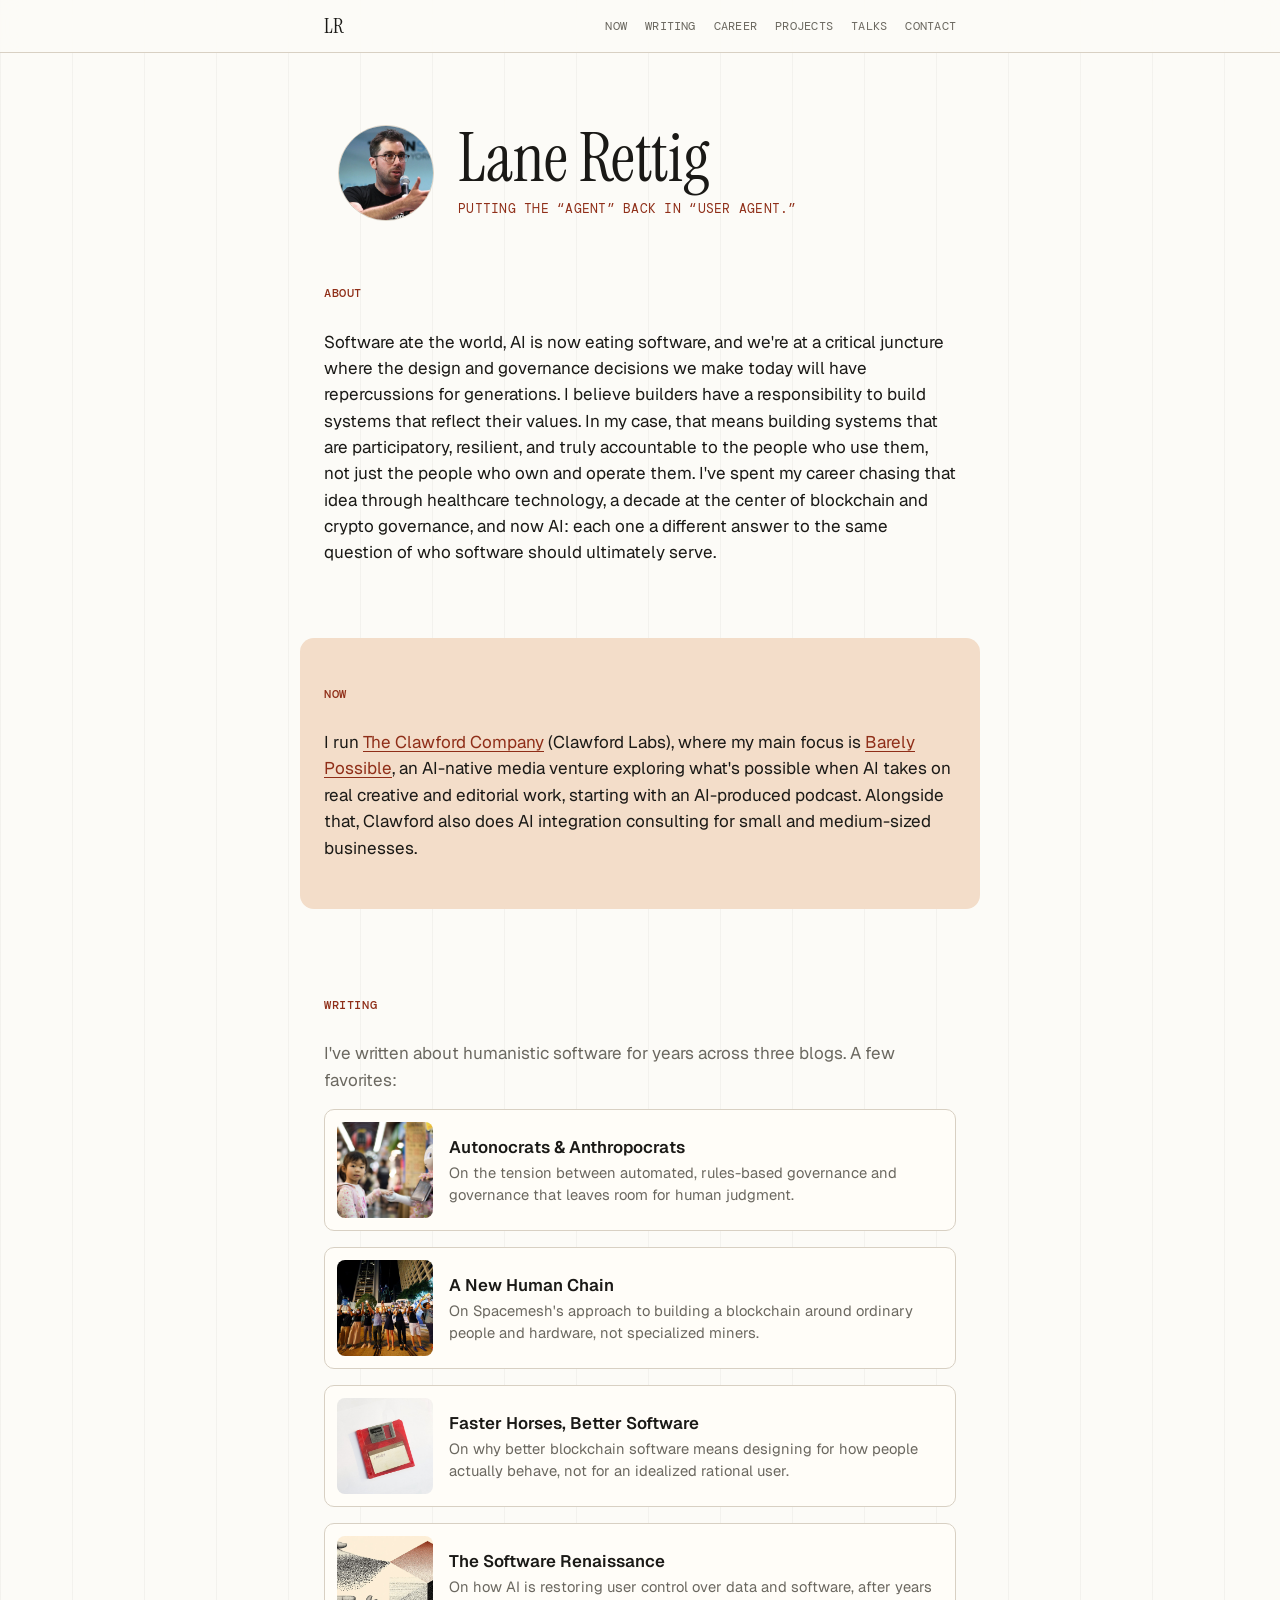
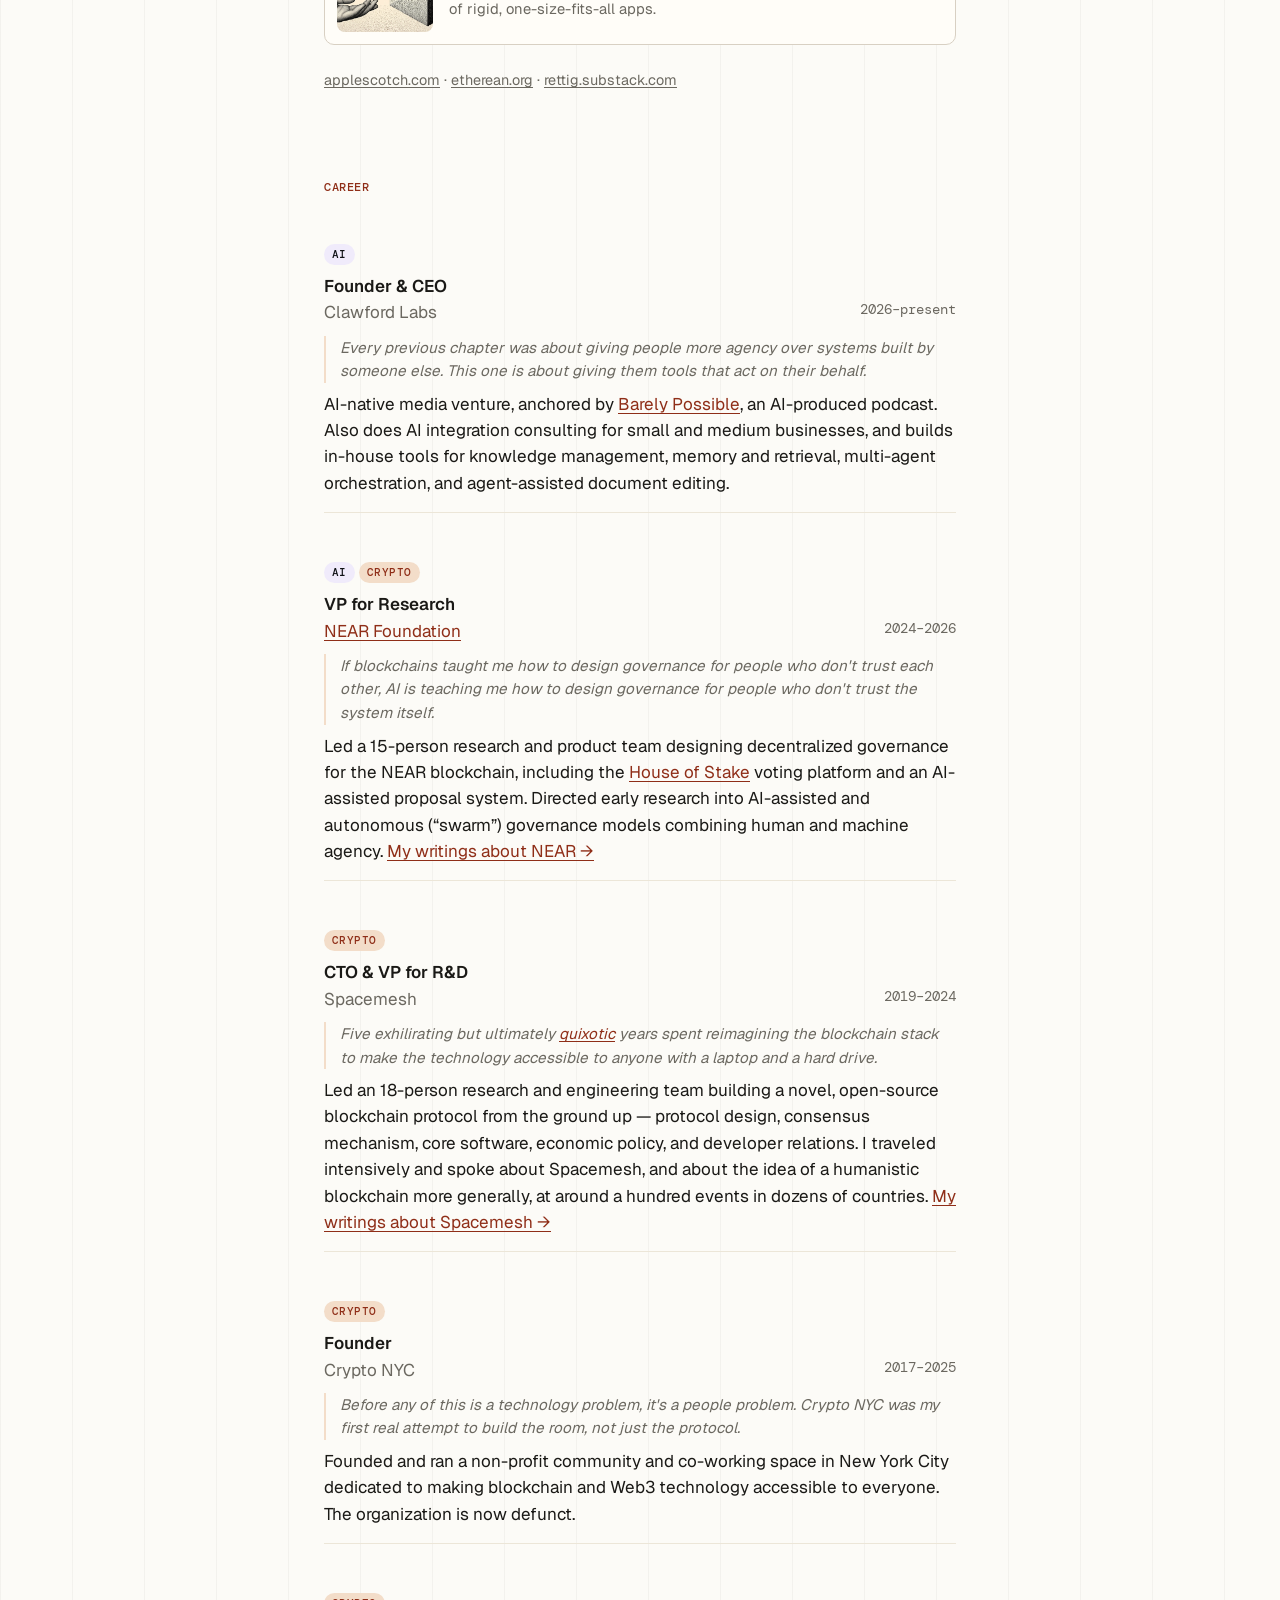
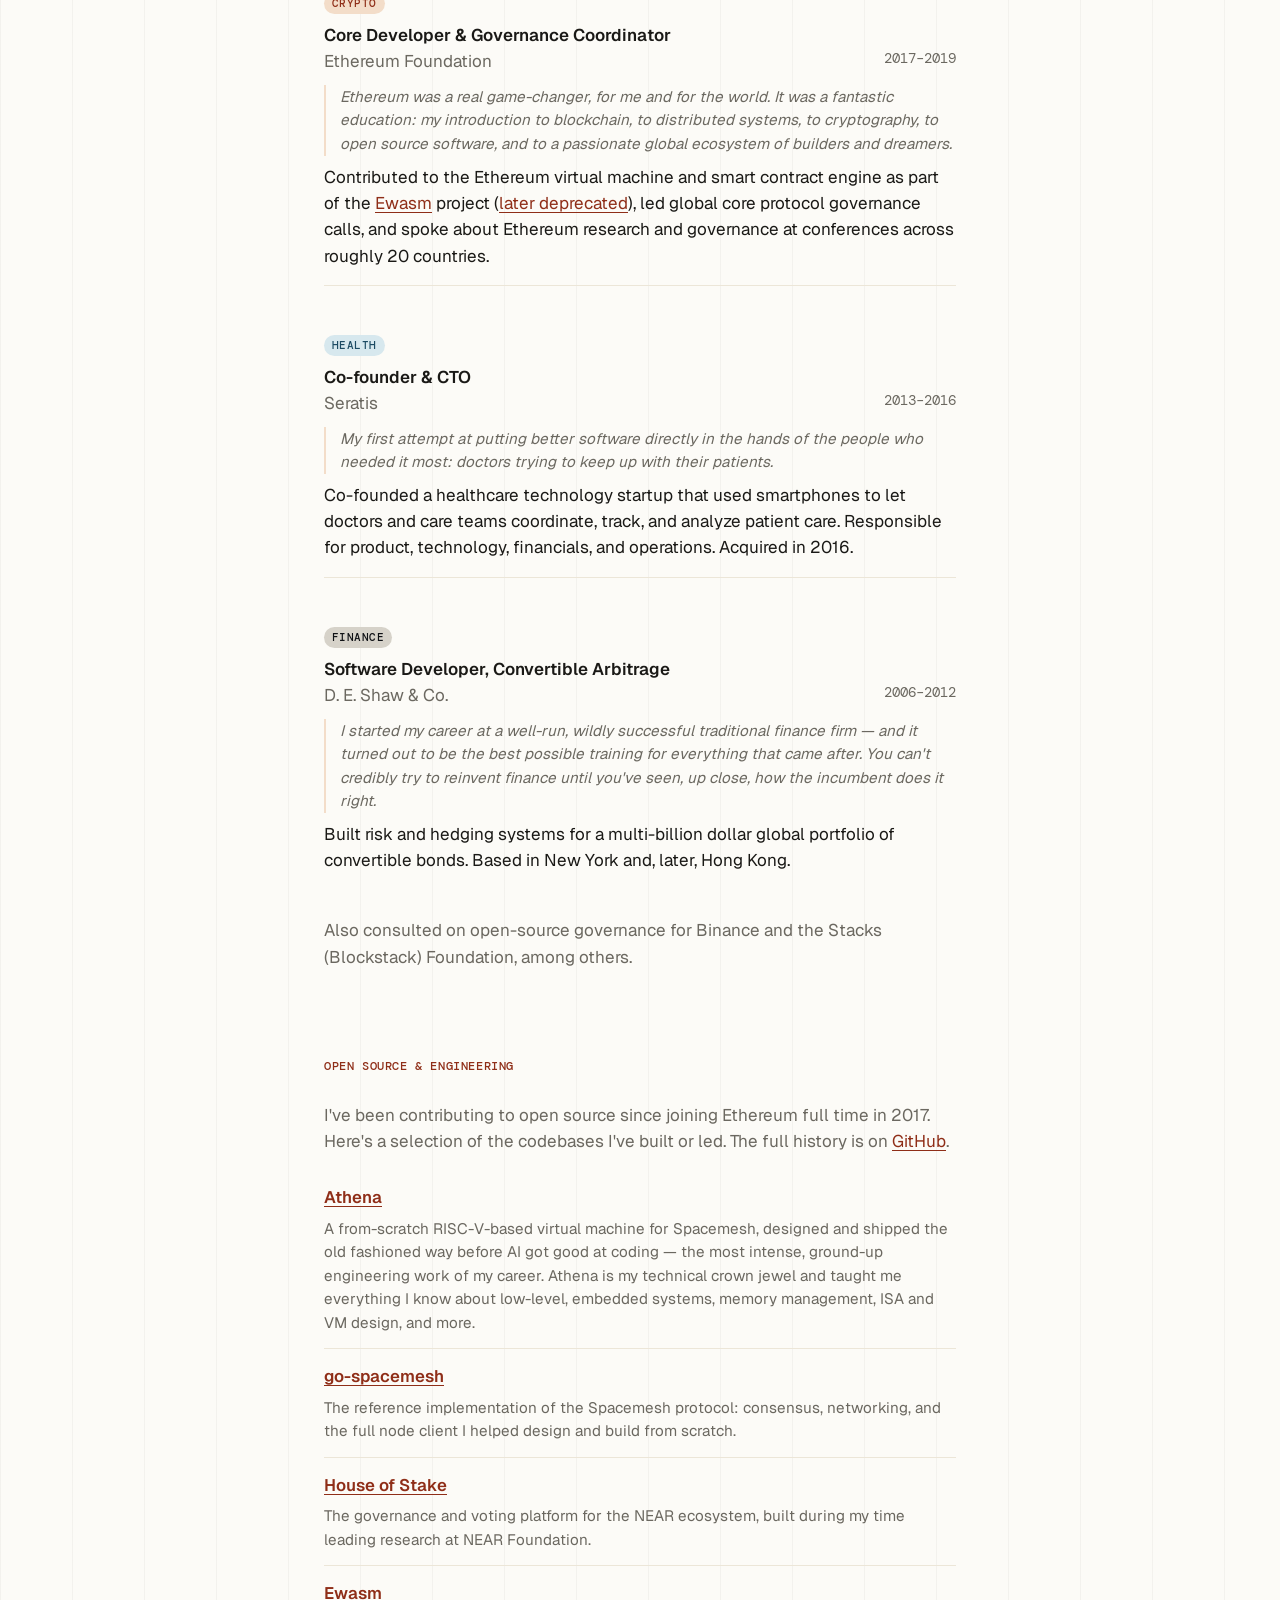
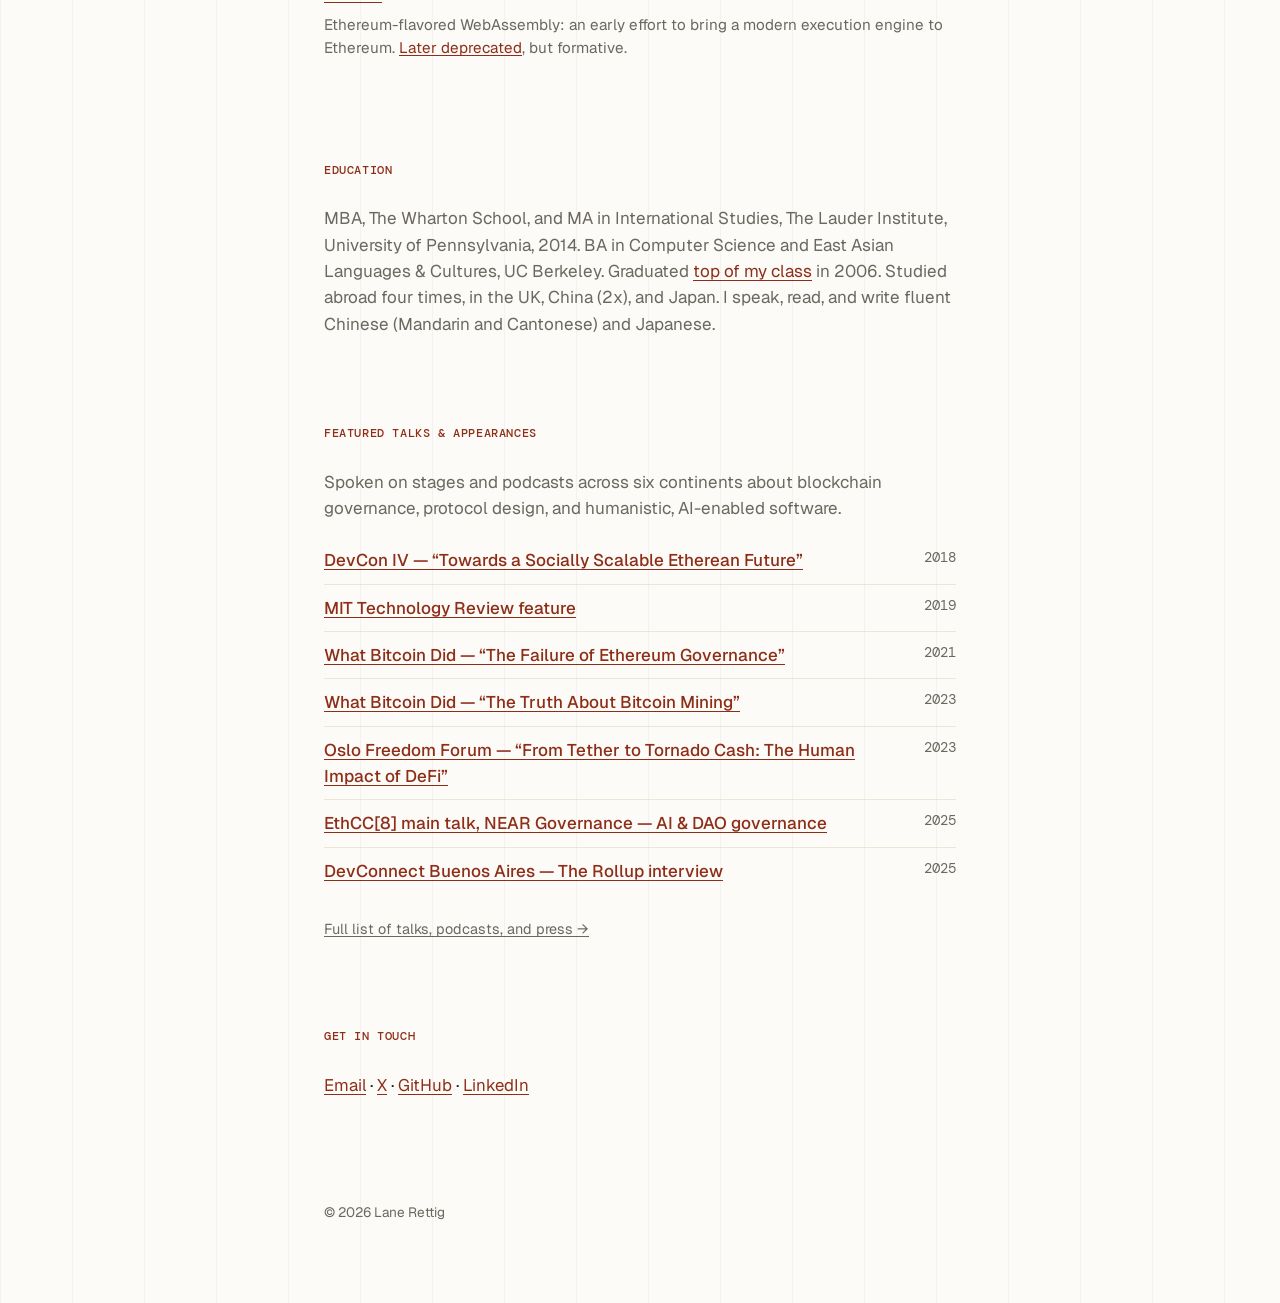
<file: index.html>
<!DOCTYPE html>
<html lang="en">
<head>
<meta charset="UTF-8">
<meta name="viewport" content="width=device-width, initial-scale=1.0">
<title>Lane Rettig</title>
<meta name="description" content="Lane Rettig — putting the agent back in user agent.">
<link rel="stylesheet" href="tokens.css">
<link rel="stylesheet" href="style.css">
</head>
<body>

<nav class="sitenav">
  <div class="sitenav-inner">
    <a class="sitenav-mark" href="#top">LR</a>
    <div class="sitenav-links">
      <a href="#now">Now</a>
      <a href="#writing">Writing</a>
      <a href="#career">Career</a>
      <a href="#projects">Projects</a>
      <a href="#appearances">Talks</a>
      <a href="#contact">Contact</a>
    </div>
  </div>
</nav>

<header class="hero" id="top">
  <div class="hero-body">
    <img class="portrait" src="photo.jpg" alt="Lane Rettig">
    <div>
      <h1>Lane Rettig</h1>
      <p class="tagline">Putting the &ldquo;agent&rdquo; back in &ldquo;user agent.&rdquo;</p>
    </div>
  </div>
</header>

<main>

  <section id="about">
    <h2><span class="kicker">About</span></h2>
    <p>
      Software ate the world, AI is now eating software, and we're at a critical juncture
      where the design and governance decisions we make today will have repercussions for
      generations. I believe builders have a responsibility to build systems that reflect
      their values. In my case, that means building systems that are participatory,
      resilient, and truly accountable to the people who use them, not just the people who
      own and operate them. I've spent my career chasing that idea through healthcare
      technology, a decade at the center of blockchain and crypto governance, and now AI:
      each one a different answer to the same question of who software should ultimately
      serve.
    </p>
  </section>

  <section id="now" class="tinted">
    <h2><span class="kicker">Now</span></h2>
    <p>
      I run <a href="https://clawford.org" target="_blank" rel="noopener">The Clawford Company</a> (Clawford Labs),
      where my main focus is <a href="https://barelypossible.to" target="_blank" rel="noopener">Barely Possible</a>,
      an AI-native media venture exploring what's possible when AI takes on real creative and editorial work, starting
      with an AI-produced podcast. Alongside that, Clawford also does AI integration consulting for small and
      medium-sized businesses.
    </p>
  </section>

  <section id="writing">
    <h2><span class="kicker">Writing</span></h2>
    <p class="section-intro">
      I've written about humanistic software for years across three blogs. A few favorites:
    </p>
    <div class="article-cards">
      <a class="article-card" href="https://etherean.org/blockchain/community/governance/2020/03/04/autonocrats-anthropocrats.html" target="_blank" rel="noopener">
        <img class="article-image" src="assets/article-autonocrats.jpg" alt="">
        <span class="article-body">
          <span class="article-title">Autonocrats &amp; Anthropocrats</span>
          <span class="article-preview">On the tension between automated, rules-based governance and governance that leaves room for human judgment.</span>
        </span>
      </a>
      <a class="article-card" href="https://web.archive.org/web/20250210010204/https://spacemesh.io/blog/a-new-human-chain/" target="_blank" rel="noopener">
        <img class="article-image" src="assets/article-human-chain.png" alt="">
        <span class="article-body">
          <span class="article-title">A New Human Chain</span>
          <span class="article-preview">On Spacemesh's approach to building a blockchain around ordinary people and hardware, not specialized miners.</span>
        </span>
      </a>
      <a class="article-card" href="https://etherean.org/blockchain/web3/software/2020/08/04/faster-horses-better-software.html" target="_blank" rel="noopener">
        <img class="article-image" src="assets/article-faster-horses.jpg" alt="">
        <span class="article-body">
          <span class="article-title">Faster Horses, Better Software</span>
          <span class="article-preview">On why better blockchain software means designing for how people actually behave, not for an idealized rational user.</span>
        </span>
      </a>
      <a class="article-card" href="https://rettig.substack.com/p/the-software-renaissance" target="_blank" rel="noopener">
        <img class="article-image" src="assets/article-software-renaissance.jpg" alt="">
        <span class="article-body">
          <span class="article-title">The Software Renaissance</span>
          <span class="article-preview">On how AI is restoring user control over data and software, after years of rigid, one-size-fits-all apps.</span>
        </span>
      </a>
    </div>
    <p class="blog-links">
      <a href="https://applescotch.com" target="_blank" rel="noopener">applescotch.com</a> ·
      <a href="https://etherean.org" target="_blank" rel="noopener">etherean.org</a> ·
      <a href="https://rettig.substack.com" target="_blank" rel="noopener">rettig.substack.com</a>
    </p>
  </section>

  <section id="career">
    <h2><span class="kicker">Career</span></h2>
    <ol class="timeline">
      <li class="timeline-item">
        <span class="era-tag era-ai">AI</span>
        <span class="role">Founder &amp; CEO</span>
        <span class="org">Clawford Labs</span>
        <span class="dates">2026&ndash;present</span>
        <p class="quote">Every previous chapter was about giving people more agency over systems built by someone else. This one is about giving them tools that act on their behalf.</p>
        <p class="desc">AI-native media venture, anchored by <a href="https://barelypossible.to" target="_blank" rel="noopener">Barely Possible</a>, an AI-produced podcast. Also does AI integration consulting for small and medium businesses, and builds in-house tools for knowledge management, memory and retrieval, multi-agent orchestration, and agent-assisted document editing.</p>
      </li>
      <li class="timeline-item">
        <span class="era-tag era-ai">AI</span>
        <span class="era-tag era-crypto">Crypto</span>
        <span class="role">VP for Research</span>
        <span class="org"><a href="https://near.foundation" target="_blank" rel="noopener">NEAR Foundation</a></span>
        <span class="dates">2024&ndash;2026</span>
        <p class="quote">If blockchains taught me how to design governance for people who don't trust each other, AI is teaching me how to design governance for people who don't trust the system itself.</p>
        <p class="desc">Led a 15-person research and product team designing decentralized governance for the NEAR blockchain, including the <a href="https://houseofstake.org" target="_blank" rel="noopener">House of Stake</a> voting platform and an AI-assisted proposal system. Directed early research into AI-assisted and autonomous (&ldquo;swarm&rdquo;) governance models combining human and machine agency. <a href="https://rettig.substack.com/t/near" target="_blank" rel="noopener">My writings about NEAR &rarr;</a></p>
      </li>
      <li class="timeline-item">
        <span class="era-tag era-crypto">Crypto</span>
        <span class="role">CTO &amp; VP for R&amp;D</span>
        <span class="org">Spacemesh</span>
        <span class="dates">2019&ndash;2024</span>
        <p class="quote">Five exhilirating but ultimately <a href="https://rettig.substack.com/t/spacemesh" target="_blank" rel="noopener">quixotic</a> years spent reimagining the blockchain stack to make the technology accessible to anyone with a laptop and a hard drive.</p>
        <p class="desc">Led an 18-person research and engineering team building a novel, open-source blockchain protocol from the ground up &mdash; protocol design, consensus mechanism, core software, economic policy, and developer relations. I traveled intensively and spoke about Spacemesh, and about the idea of a humanistic blockchain more generally, at around a hundred events in dozens of countries. <a href="https://rettig.substack.com/t/spacemesh" target="_blank" rel="noopener">My writings about Spacemesh &rarr;</a></p>
      </li>
      <li class="timeline-item">
        <span class="era-tag era-crypto">Crypto</span>
        <span class="role">Founder</span>
        <span class="org">Crypto NYC</span>
        <span class="dates">2017&ndash;2025</span>
        <p class="quote">Before any of this is a technology problem, it's a people problem. Crypto NYC was my first real attempt to build the room, not just the protocol.</p>
        <p class="desc">Founded and ran a non-profit community and co-working space in New York City dedicated to making blockchain and Web3 technology accessible to everyone. The organization is now defunct.</p>
      </li>
      <li class="timeline-item">
        <span class="era-tag era-crypto">Crypto</span>
        <span class="role">Core Developer &amp; Governance Coordinator</span>
        <span class="org">Ethereum Foundation</span>
        <span class="dates">2017&ndash;2019</span>
        <p class="quote">Ethereum was a real game-changer, for me and for the world. It was a fantastic education: my introduction to blockchain, to distributed systems, to cryptography, to open source software, and to a passionate global ecosystem of builders and dreamers.</p>
        <p class="desc">Contributed to the Ethereum virtual machine and smart contract engine as part of the <a href="https://github.com/ewasm" target="_blank" rel="noopener">Ewasm</a> project (<a href="https://notes.ethereum.org/@ipsilon/about#Ewasm-deprecated" target="_blank" rel="noopener">later deprecated</a>), led global core protocol governance calls, and spoke about Ethereum research and governance at conferences across roughly 20 countries.</p>
      </li>
      <li class="timeline-item">
        <span class="era-tag era-health">Health</span>
        <span class="role">Co-founder &amp; CTO</span>
        <span class="org">Seratis</span>
        <span class="dates">2013&ndash;2016</span>
        <p class="quote">My first attempt at putting better software directly in the hands of the people who needed it most: doctors trying to keep up with their patients.</p>
        <p class="desc">Co-founded a healthcare technology startup that used smartphones to let doctors and care teams coordinate, track, and analyze patient care. Responsible for product, technology, financials, and operations. Acquired in 2016.</p>
      </li>
      <li class="timeline-item">
        <span class="era-tag era-finance">Finance</span>
        <span class="role">Software Developer, Convertible Arbitrage</span>
        <span class="org">D. E. Shaw &amp; Co.</span>
        <span class="dates">2006&ndash;2012</span>
        <p class="quote">I started my career at a well-run, wildly successful traditional finance firm &mdash; and it turned out to be the best possible training for everything that came after. You can't credibly try to reinvent finance until you've seen, up close, how the incumbent does it right.</p>
        <p class="desc">Built risk and hedging systems for a multi-billion dollar global portfolio of convertible bonds. Based in New York and, later, Hong Kong.</p>
      </li>
    </ol>
    <p class="section-intro">Also consulted on open-source governance for Binance and the Stacks (Blockstack) Foundation, among others.</p>
  </section>

  <section id="projects">
    <h2><span class="kicker">Open Source &amp; Engineering</span></h2>
    <p class="section-intro">
      I've been contributing to open source since joining Ethereum full time in 2017. Here's a selection of the codebases I've built or led. The full history is on <a href="https://github.com/lrettig" target="_blank" rel="noopener">GitHub</a>.
    </p>
    <ul class="project-list">
      <li class="project-item">
        <a class="project-name" href="https://github.com/athenavm/athena" target="_blank" rel="noopener">Athena</a>
        <p class="project-desc">A from-scratch RISC-V-based virtual machine for Spacemesh, designed and shipped the old fashioned way before AI got good at coding &mdash; the most intense, ground-up engineering work of my career. Athena is my technical crown jewel and taught me everything I know about low-level, embedded systems, memory management, ISA and VM design, and more.</p>
      </li>
      <li class="project-item">
        <a class="project-name" href="https://github.com/spacemeshos/go-spacemesh" target="_blank" rel="noopener">go-spacemesh</a>
        <p class="project-desc">The reference implementation of the Spacemesh protocol: consensus, networking, and the full node client I helped design and build from scratch.</p>
      </li>
      <li class="project-item">
        <a class="project-name" href="https://github.com/houseofstake" target="_blank" rel="noopener">House of Stake</a>
        <p class="project-desc">The governance and voting platform for the NEAR ecosystem, built during my time leading research at NEAR Foundation.</p>
      </li>
      <li class="project-item">
        <a class="project-name" href="https://github.com/ewasm" target="_blank" rel="noopener">Ewasm</a>
        <p class="project-desc">Ethereum-flavored WebAssembly: an early effort to bring a modern execution engine to Ethereum. <a href="https://notes.ethereum.org/@ipsilon/about#Ewasm-deprecated" target="_blank" rel="noopener">Later deprecated</a>, but formative.</p>
      </li>
    </ul>
  </section>

  <section id="education">
    <h2><span class="kicker">Education</span></h2>
    <p class="section-intro">
      MBA, The Wharton School, and MA in International Studies, The Lauder Institute, University of Pennsylvania, 2014.
      BA in Computer Science and East Asian Languages &amp; Cultures, UC Berkeley. Graduated <a href="https://newsarchive.berkeley.edu/news/media/releases/2006/04/18_medalist.shtml" target="_blank" rel="noopener">top of my class</a> in 2006. Studied abroad four times, in the UK, China (2x), and Japan.
      I speak, read, and write fluent Chinese (Mandarin and Cantonese) and Japanese.
    </p>
  </section>

  <section id="appearances">
    <h2><span class="kicker">Featured Talks &amp; Appearances</span></h2>
    <p class="section-intro">
      Spoken on stages and podcasts across six continents about blockchain governance, protocol design, and humanistic, AI-enabled software.
    </p>
    <ul class="appearance-list">
      <li><a class="event" href="https://slideslive.com/38911782/towards-a-socially-scalable-etherean-future" target="_blank" rel="noopener">DevCon IV &mdash; &ldquo;Towards a Socially Scalable Etherean Future&rdquo;</a> <span class="year">2018</span></li>
      <li><a class="event" href="https://www.technologyreview.com/s/612507/ethereum-thinks-it-can-change-the-world-its-running-out-of-time-to-prove-it/" target="_blank" rel="noopener">MIT Technology Review feature</a> <span class="year">2019</span></li>
      <li><a class="event" href="https://www.youtube.com/watch?v=ajy7pQm6E-A" target="_blank" rel="noopener">What Bitcoin Did &mdash; &ldquo;The Failure of Ethereum Governance&rdquo;</a> <span class="year">2021</span></li>
      <li><a class="event" href="https://www.youtube.com/watch?v=UyvX0XonQ8w" target="_blank" rel="noopener">What Bitcoin Did &mdash; &ldquo;The Truth About Bitcoin Mining&rdquo;</a> <span class="year">2023</span></li>
      <li><a class="event" href="https://www.youtube.com/live/YweUPFCipL8?feature=share&t=10207" target="_blank" rel="noopener">Oslo Freedom Forum &mdash; &ldquo;From Tether to Tornado Cash: The Human Impact of DeFi&rdquo;</a> <span class="year">2023</span></li>
      <li><a class="event" href="https://www.youtube.com/watch?v=uYbUfoMHteY" target="_blank" rel="noopener">EthCC[8] main talk, NEAR Governance &mdash; AI &amp; DAO governance</a> <span class="year">2025</span></li>
      <li><a class="event" href="https://x.com/i/broadcasts/1yNxabmQlRgKj" target="_blank" rel="noopener">DevConnect Buenos Aires &mdash; The Rollup interview</a> <span class="year">2025</span></li>
    </ul>
    <p class="blog-links">
      <a href="talks.html">Full list of talks, podcasts, and press &rarr;</a>
    </p>
  </section>

  <section id="contact">
    <h2><span class="kicker">Get in touch</span></h2>
    <p class="contact-links">
      <a href="mailto:lane@clawford.org">Email</a> ·
      <a href="https://x.com/lrettig" target="_blank" rel="noopener">X</a> ·
      <a href="https://github.com/lrettig" target="_blank" rel="noopener">GitHub</a> ·
      <a href="https://linkedin.com/in/lrettig" target="_blank" rel="noopener">LinkedIn</a>
    </p>
  </section>

</main>

<footer>
  <p>&copy; 2026 Lane Rettig</p>
</footer>

</body>
</html>
</file>
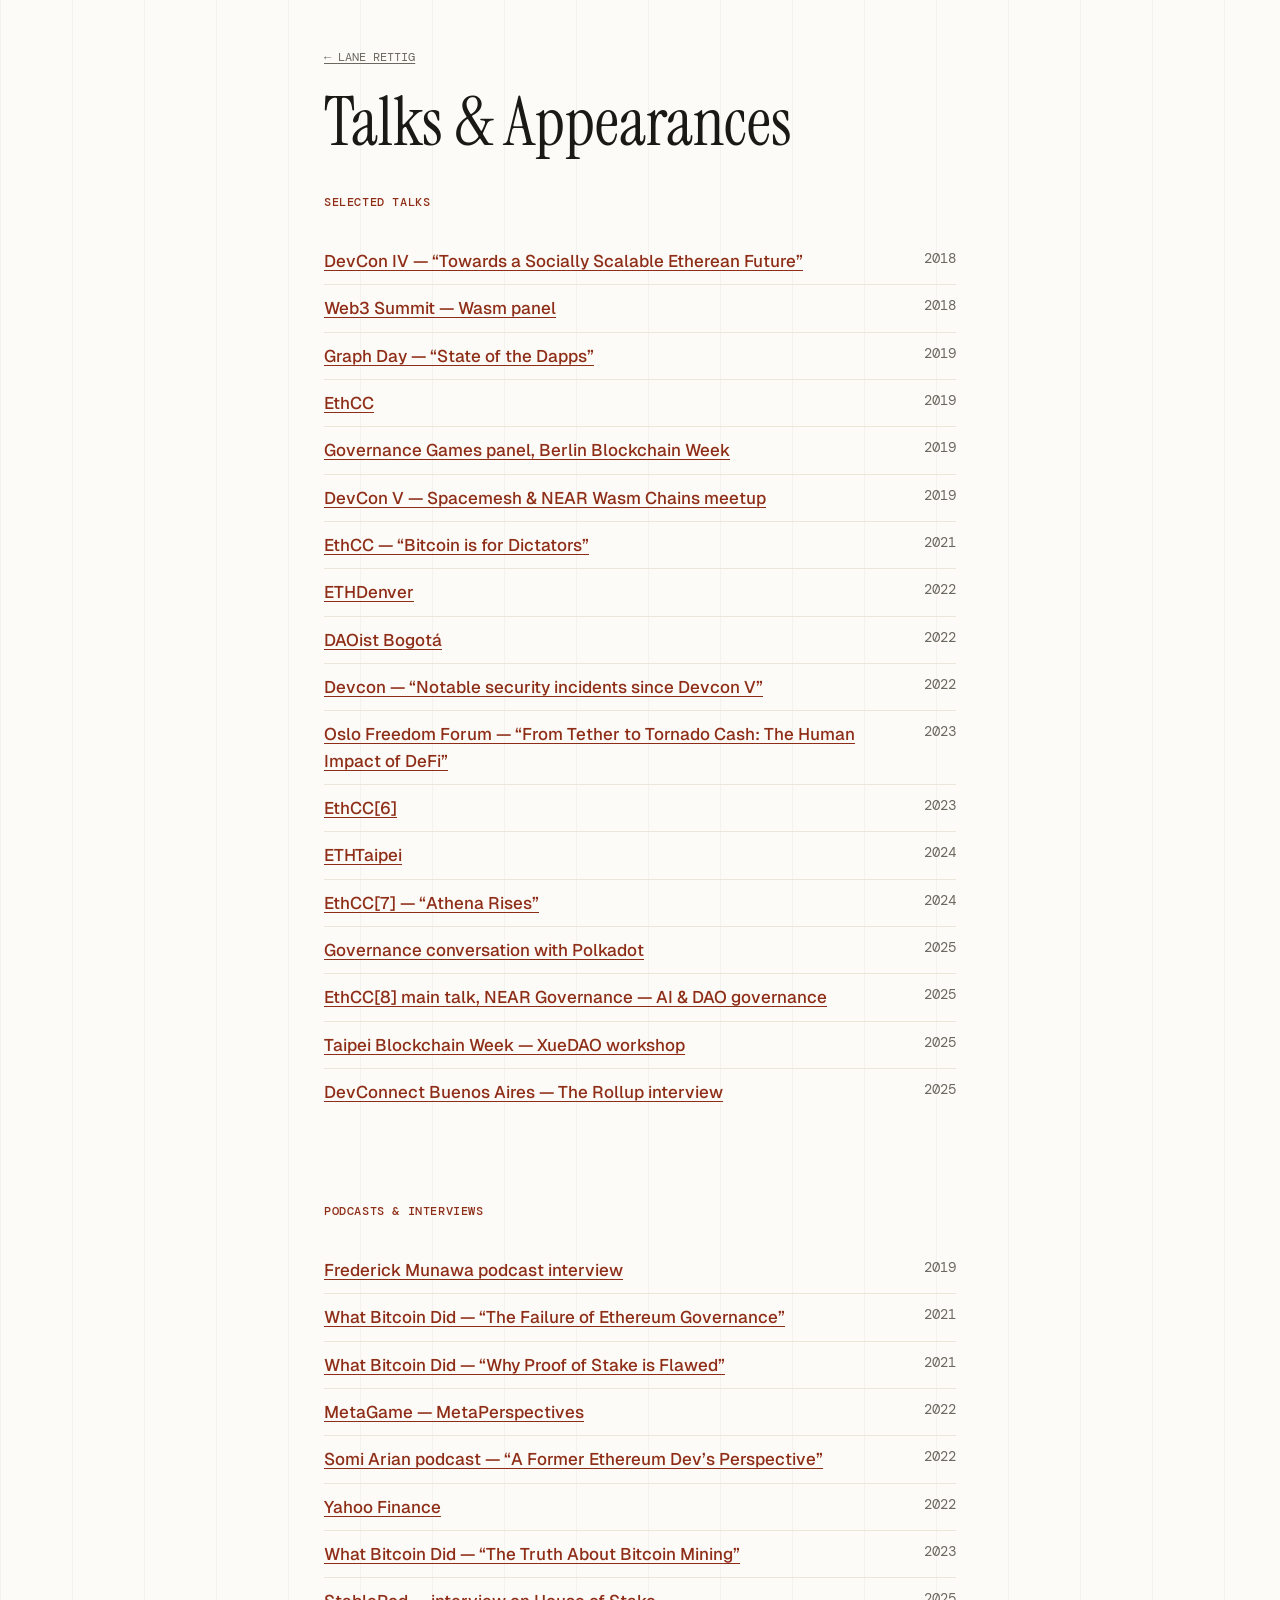
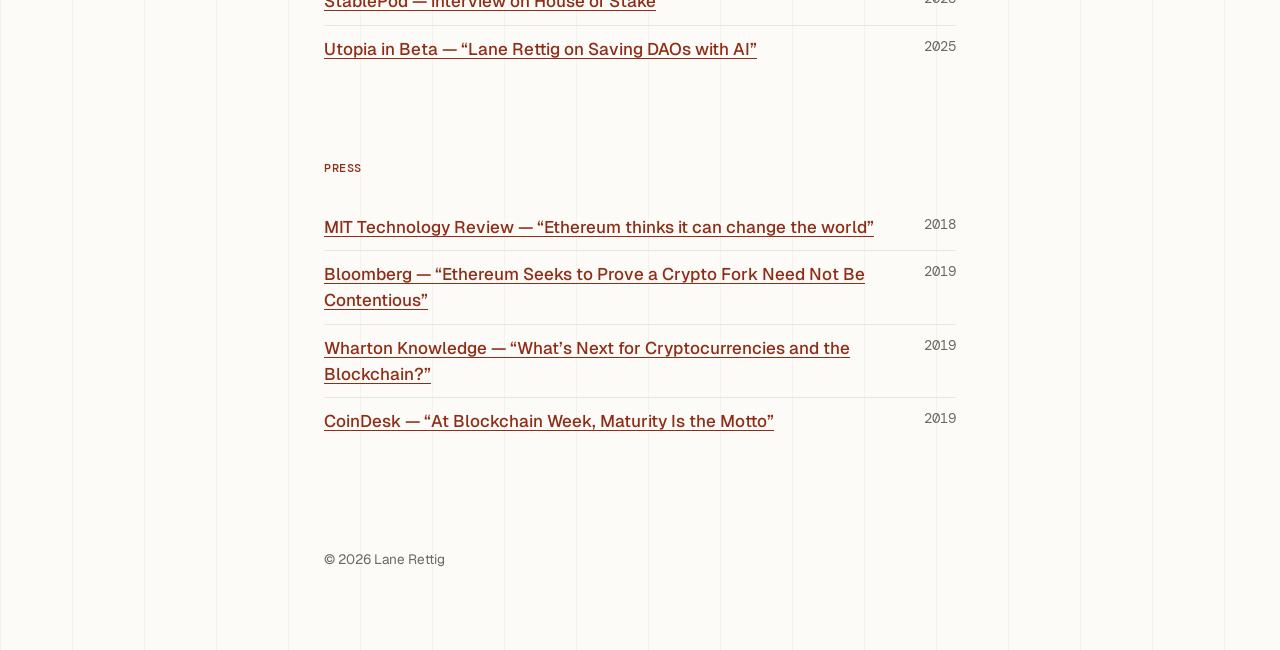
<file: talks.html>
<!DOCTYPE html>
<html lang="en">
<head>
<meta charset="UTF-8">
<meta name="viewport" content="width=device-width, initial-scale=1.0">
<title>Talks &amp; Appearances — Lane Rettig</title>
<meta name="description" content="Talks, podcasts, and press appearances by Lane Rettig.">
<link rel="stylesheet" href="tokens.css">
<link rel="stylesheet" href="style.css">
</head>
<body>

<header class="hero hero-sub">
  <p class="back-link"><a href="index.html">&larr; Lane Rettig</a></p>
  <h1>Talks &amp; Appearances</h1>
</header>

<main>

  <section id="talks">
    <h2><span class="kicker">Selected Talks</span></h2>
    <ul class="appearance-list">
      <li><a class="event" href="https://slideslive.com/38911782/towards-a-socially-scalable-etherean-future" target="_blank" rel="noopener">DevCon IV &mdash; &ldquo;Towards a Socially Scalable Etherean Future&rdquo;</a> <span class="year">2018</span></li>
      <li><a class="event" href="https://www.youtube.com/watch?v=H-Wz4lL3LMc" target="_blank" rel="noopener">Web3 Summit &mdash; Wasm panel</a> <span class="year">2018</span></li>
      <li><a class="event" href="https://youtu.be/vFKZVxstcD8" target="_blank" rel="noopener">Graph Day &mdash; &ldquo;State of the Dapps&rdquo;</a> <span class="year">2019</span></li>
      <li><a class="event" href="https://www.youtube.com/watch?v=pizVM5HKU10" target="_blank" rel="noopener">EthCC</a> <span class="year">2019</span></li>
      <li><a class="event" href="https://www.youtube.com/watch?v=Wo26KF-GJwA&t=5s" target="_blank" rel="noopener">Governance Games panel, Berlin Blockchain Week</a> <span class="year">2019</span></li>
      <li><a class="event" href="https://youtu.be/a682MnIeFZ0" target="_blank" rel="noopener">DevCon V &mdash; Spacemesh &amp; NEAR Wasm Chains meetup</a> <span class="year">2019</span></li>
      <li><a class="event" href="https://www.youtube.com/watch?v=tOdQNX64oKw" target="_blank" rel="noopener">EthCC &mdash; &ldquo;Bitcoin is for Dictators&rdquo;</a> <span class="year">2021</span></li>
      <li><a class="event" href="https://www.youtube.com/watch?v=S71-nOzw-HQ" target="_blank" rel="noopener">ETHDenver</a> <span class="year">2022</span></li>
      <li><a class="event" href="https://www.youtube.com/live/BTEDFxQZlwU" target="_blank" rel="noopener">DAOist Bogot&aacute;</a> <span class="year">2022</span></li>
      <li><a class="event" href="https://youtu.be/hzuWFpBsSdM" target="_blank" rel="noopener">Devcon &mdash; &ldquo;Notable security incidents since Devcon V&rdquo;</a> <span class="year">2022</span></li>
      <li><a class="event" href="https://www.youtube.com/live/YweUPFCipL8?feature=share&t=10207" target="_blank" rel="noopener">Oslo Freedom Forum &mdash; &ldquo;From Tether to Tornado Cash: The Human Impact of DeFi&rdquo;</a> <span class="year">2023</span></li>
      <li><a class="event" href="https://www.youtube.com/live/srmcVfHn2og?feature=share" target="_blank" rel="noopener">EthCC[6]</a> <span class="year">2023</span></li>
      <li><a class="event" href="https://www.youtube.com/live/JB6zP9enkbc?si=h-BjIl8wFIaOdGmv&t=21870" target="_blank" rel="noopener">ETHTaipei</a> <span class="year">2024</span></li>
      <li><a class="event" href="https://ethcc.io/archive/Athena-Rises" target="_blank" rel="noopener">EthCC[7] &mdash; &ldquo;Athena Rises&rdquo;</a> <span class="year">2024</span></li>
      <li><a class="event" href="https://www.youtube.com/watch?v=86VaGOe4Nx4" target="_blank" rel="noopener">Governance conversation with Polkadot</a> <span class="year">2025</span></li>
      <li><a class="event" href="https://www.youtube.com/watch?v=uYbUfoMHteY" target="_blank" rel="noopener">EthCC[8] main talk, NEAR Governance &mdash; AI &amp; DAO governance</a> <span class="year">2025</span></li>
      <li><a class="event" href="https://www.youtube.com/live/9r6L87ml1oA" target="_blank" rel="noopener">Taipei Blockchain Week &mdash; XueDAO workshop</a> <span class="year">2025</span></li>
      <li><a class="event" href="https://x.com/i/broadcasts/1yNxabmQlRgKj" target="_blank" rel="noopener">DevConnect Buenos Aires &mdash; The Rollup interview</a> <span class="year">2025</span></li>
    </ul>
  </section>

  <section id="podcasts">
    <h2><span class="kicker">Podcasts &amp; Interviews</span></h2>
    <ul class="appearance-list">
      <li><a class="event" href="https://blockchain.global/lane-rettig/" target="_blank" rel="noopener">Frederick Munawa podcast interview</a> <span class="year">2019</span></li>
      <li><a class="event" href="https://www.youtube.com/watch?v=ajy7pQm6E-A" target="_blank" rel="noopener">What Bitcoin Did &mdash; &ldquo;The Failure of Ethereum Governance&rdquo;</a> <span class="year">2021</span></li>
      <li><a class="event" href="https://www.youtube.com/watch?v=trwhWsKm3Qs" target="_blank" rel="noopener">What Bitcoin Did &mdash; &ldquo;Why Proof of Stake is Flawed&rdquo;</a> <span class="year">2021</span></li>
      <li><a class="event" href="https://anchor.fm/MetaGame/episodes/MetaPerspectives---Lane-Rettig-of-Spacemesh-edup50" target="_blank" rel="noopener">MetaGame &mdash; MetaPerspectives</a> <span class="year">2022</span></li>
      <li><a class="event" href="https://podcasts.google.com/feed/aHR0cHM6Ly9mZWVkLnBvZGJlYW4uY29tL3NvbWlhcmlhbnBvZGNhc3QvZmVlZC54bWw/episode/U29taUFyaWFuUG9kY2FzdC5wb2RiZWFuLmNvbS84NzIyYmI5Mi1jYjlkLTNhOTQtYTdkOC0xYTY4NGIyMjllMTY" target="_blank" rel="noopener">Somi Arian podcast &mdash; &ldquo;A Former Ethereum Dev&rsquo;s Perspective&rdquo;</a> <span class="year">2022</span></li>
      <li><a class="event" href="https://www.youtube.com/watch?v=urIhjxZ9bgY" target="_blank" rel="noopener">Yahoo Finance</a> <span class="year">2022</span></li>
      <li><a class="event" href="https://www.youtube.com/watch?v=UyvX0XonQ8w" target="_blank" rel="noopener">What Bitcoin Did &mdash; &ldquo;The Truth About Bitcoin Mining&rdquo;</a> <span class="year">2023</span></li>
      <li><a class="event" href="https://youtu.be/jiRXXKpt2bc?si=yIP_3kEJiMu_zQR2" target="_blank" rel="noopener">StablePod &mdash; interview on House of Stake</a> <span class="year">2025</span></li>
      <li><a class="event" href="https://utopiainbeta.substack.com/p/lane-rettig-on-saving-daos-with-ai" target="_blank" rel="noopener">Utopia in Beta &mdash; &ldquo;Lane Rettig on Saving DAOs with AI&rdquo;</a> <span class="year">2025</span></li>
    </ul>
  </section>

  <section id="press">
    <h2><span class="kicker">Press</span></h2>
    <ul class="appearance-list">
      <li><a class="event" href="https://www.technologyreview.com/s/612507/ethereum-thinks-it-can-change-the-world-its-running-out-of-time-to-prove-it/" target="_blank" rel="noopener">MIT Technology Review &mdash; &ldquo;Ethereum thinks it can change the world&rdquo;</a> <span class="year">2018</span></li>
      <li><a class="event" href="https://www.bloomberg.com/news/articles/2019-01-15/ethereum-seeks-to-prove-a-crypto-fork-need-not-be-contentious" target="_blank" rel="noopener">Bloomberg &mdash; &ldquo;Ethereum Seeks to Prove a Crypto Fork Need Not Be Contentious&rdquo;</a> <span class="year">2019</span></li>
      <li><a class="event" href="https://knowledge.wharton.upenn.edu/article/whats-next-for-cryptocurrencies-and-the-blockchain/" target="_blank" rel="noopener">Wharton Knowledge &mdash; &ldquo;What&rsquo;s Next for Cryptocurrencies and the Blockchain?&rdquo;</a> <span class="year">2019</span></li>
      <li><a class="event" href="https://www.coindesk.com/at-blockchain-week-maturity-is-the-motto-as-ethereum-orgs-push-toward-2-0" target="_blank" rel="noopener">CoinDesk &mdash; &ldquo;At Blockchain Week, Maturity Is the Motto&rdquo;</a> <span class="year">2019</span></li>
    </ul>
  </section>

</main>

<footer>
  <p>&copy; 2026 Lane Rettig</p>
</footer>

</body>
</html>
</file>
<file: tokens.css>
/* ============================================================
   Clawford Labs — Colors & Type
   Source-of-truth tokens for The Clawford Company, dba Clawford Labs.
   Imported by every UI kit, slide, and prototype in this system.
   ============================================================ */

@import url("https://fonts.googleapis.com/css2?family=DM+Mono:wght@400;500&family=Geist:wght@400;500;600;700&family=Instrument+Serif:ital@0;1&display=swap");

:root {
  color-scheme: light;

  /* ─── Surface & ink ─────────────────────────────── */
  --bg:         #FCFBF7;   /* paper (canvas)              */
  --paper:      #FFFDF8;   /* lifted paper (cards, header)*/
  --paper-2:    #F6F2EA;   /* warm tinted paper (Beacon)  */
  --ink:        #1A1916;   /* primary text                */
  --ink-2:      #0F1115;   /* deepest near-black          */
  --muted:      #6B6860;   /* secondary text              */
  --muted-2:    #8E8A80;   /* tertiary text               */
  --line:       #D8D0C3;   /* borders, dividers           */
  --line-soft:  #ECE6D8;   /* low-contrast hairlines      */

  /* ─── Brand accents ─────────────────────────────── */
  --signal:        #C44926;   /* SIGNAL — primary accent, coral/orange */
  --signal-dark:   #8F2E18;   /* hover/active            */
  --signal-soft:   #F3DDC9;   /* tinted bg / chip        */
  --signal-warm:   #FF6A00;   /* hotter accent variant   */

  --depth:         #1D4B63;   /* DEPTH — deep teal       */
  --depth-soft:    #D7E8EE;   /* tinted bg              */

  --focus:         #7B5CF0;   /* FOCUS — violet         */
  --focus-soft:    #F0EBFB;   /* tinted bg              */
  --focus-light:   #B780FF;   /* lighter variant        */

  --stone:         #D6D2C9;   /* STONE — neutral tile   */

  /* ─── Semantic status ───────────────────────────── */
  --success:    #0F6B6D;   /* deep teal-green */
  --warning:    #A06A1A;   /* amber */
  --error:      #9B2C2C;   /* deep red */
  --info:       #155E75;   /* deep teal (Beacon accent) */

  /* ─── Type families ─────────────────────────────── */
  --font-display: "Instrument Serif", "Lora", Georgia, "Times New Roman", serif;
  --font-body:    "Geist", ui-sans-serif, system-ui, -apple-system, BlinkMacSystemFont, "Segoe UI", sans-serif;
  --font-mono:    "DM Mono", "IBM Plex Mono", ui-monospace, SFMono-Regular, Menlo, monospace;

  /* ─── Type scale (semantic) ─────────────────────── */
  --size-display:    clamp(62px, 11vw, 142px);  /* Wordmark / hero */
  --size-h1:         clamp(44px, 6vw, 72px);
  --size-h2:         clamp(32px, 4vw, 52px);
  --size-h3:         28px;
  --size-h4:         22px;
  --size-lede:       clamp(18px, 2vw, 22px);
  --size-body:       16px;
  --size-small:      14px;
  --size-kicker:     12px;   /* mono uppercase eyebrow */
  --size-mono-data:  13px;

  --leading-display: 0.82;
  --leading-tight:   1.05;
  --leading-snug:    1.25;
  --leading-body:    1.55;

  /* ─── Spacing (4-unit base) ─────────────────────── */
  --space-1:  4px;
  --space-2:  8px;
  --space-3:  12px;
  --space-4:  16px;
  --space-5:  20px;
  --space-6:  24px;
  --space-7:  32px;
  --space-8:  40px;
  --space-9:  56px;
  --space-10: 72px;
  --space-11: 96px;

  /* ─── Radii ─────────────────────────────────────── */
  --radius-xs:  4px;
  --radius-sm:  6px;
  --radius:     8px;     /* default */
  --radius-md:  10px;
  --radius-lg:  14px;
  --radius-pill: 999px;

  /* ─── Shadows / elevation ───────────────────────── */
  --shadow-hairline: 0 1px 0 rgb(26 25 22 / 12%);
  --shadow-sm:       0 1px 2px rgb(26 25 22 / 6%), 0 0 0 1px rgb(26 25 22 / 4%);
  --shadow-md:       0 6px 18px rgb(26 25 22 / 8%);
  --shadow-lg:       0 18px 50px rgb(26 25 22 / 10%);
  --shadow-press:    inset 0 1px 0 rgb(26 25 22 / 8%);

  /* ─── Editorial newsprint grid (background) ────── */
  --rule-grid:
    linear-gradient(90deg, rgb(26 25 22 / 4%) 1px, transparent 1px) 0 0 / 72px 72px,
    linear-gradient(var(--bg), var(--bg));

  /* ─── Misc ──────────────────────────────────────── */
  --max-wrap: 1120px;
  --transition: 160ms cubic-bezier(.2, .7, .3, 1);
}

/* ============================================================
   Semantic element styles — opinionated, but easy to opt out of
   ============================================================ */

.cl-type-display,
.cl-h1,
.cl-h2,
.cl-h3,
.cl-h4 {
  font-family: var(--font-display);
  font-weight: 400;
  letter-spacing: 0;
  color: var(--ink);
  margin: 0;
  text-wrap: balance;
}

.cl-type-display { font-size: var(--size-display); line-height: var(--leading-display); }
.cl-h1           { font-size: var(--size-h1);      line-height: var(--leading-tight); }
.cl-h2           { font-size: var(--size-h2);      line-height: var(--leading-tight); }
.cl-h3           { font-size: var(--size-h3);      line-height: var(--leading-snug); }
.cl-h4           { font-size: var(--size-h4);      line-height: var(--leading-snug); }

.cl-lede {
  font-family: var(--font-body);
  font-size: var(--size-lede);
  line-height: 1.35;
  color: var(--muted);
  margin: 0;
  text-wrap: pretty;
  max-width: 56ch;
}

.cl-body {
  font-family: var(--font-body);
  font-size: var(--size-body);
  line-height: var(--leading-body);
  color: var(--ink);
  margin: 0;
  text-wrap: pretty;
}

.cl-small {
  font-family: var(--font-body);
  font-size: var(--size-small);
  line-height: 1.45;
  color: var(--muted);
  margin: 0;
}

.cl-kicker {
  font-family: var(--font-mono);
  font-size: var(--size-kicker);
  font-weight: 500;
  letter-spacing: 0;
  text-transform: uppercase;
  color: var(--signal-dark);
  margin: 0;
}

.cl-mono,
.cl-data {
  font-family: var(--font-mono);
  font-size: var(--size-mono-data);
  letter-spacing: 0;
  color: var(--ink);
}

.cl-link {
  color: var(--signal-dark);
  text-decoration-thickness: 1px;
  text-underline-offset: 0.16em;
}

/* ── Italic display (Instrument Serif italic) for editorial pull-quotes ── */
.cl-italic-display {
  font-family: var(--font-display);
  font-style: italic;
  font-weight: 400;
}
</file>
<file: style.css>
/* Lane Rettig — personal site, built on the Clawford Labs brand tokens */

:root {
  /* Narrower than the shared brand --max-wrap: this is a single reading
     column, not a wide marketing layout, so nav/hero/cards/paragraphs
     should all share one width instead of paragraphs capping at 68ch
     inside a much wider container. */
  --max-wrap: 680px;
}

* {
  box-sizing: border-box;
}

html {
  -webkit-font-smoothing: antialiased;
  text-rendering: optimizeLegibility;
}

body {
  margin: 0;
  background: var(--rule-grid);
  color: var(--ink);
  font-family: var(--font-body);
  font-size: 17px;
  line-height: var(--leading-body);
}

a {
  color: var(--signal-dark);
  text-decoration-thickness: 1px;
  text-underline-offset: 0.16em;
}

a:hover {
  color: var(--signal);
}

/* ── Sticky nav ── */

.sitenav {
  position: sticky;
  top: 0;
  z-index: 10;
  background: rgb(252 251 247 / 90%);
  backdrop-filter: blur(12px);
  border-bottom: 1px solid var(--line);
}

.sitenav-inner {
  max-width: var(--max-wrap);
  margin: 0 auto;
  padding: 0 24px;
  display: flex;
  align-items: center;
  gap: 20px;
  height: 52px;
}

.sitenav-mark {
  font-family: var(--font-display);
  font-size: 1.3rem;
  color: var(--ink);
  text-decoration: none;
  flex-shrink: 0;
}

.sitenav-links {
  display: flex;
  gap: 18px;
  overflow-x: auto;
  margin-left: auto;
}

.sitenav-links a {
  font-family: var(--font-mono);
  font-size: 12px;
  letter-spacing: 0.02em;
  text-transform: uppercase;
  color: var(--muted);
  text-decoration: none;
  white-space: nowrap;
}

.sitenav-links a:hover {
  color: var(--signal-dark);
}

/* ── Hero / masthead ── */

.hero {
  max-width: var(--max-wrap);
  margin: 0 auto;
  padding: 0 24px;
}

.hero-body {
  margin-top: 40px;
  display: flex;
  align-items: center;
  gap: 24px;
  padding: 32px 14px 48px;
}

.portrait {
  width: 96px;
  height: 96px;
  border-radius: 50%;
  object-fit: cover;
  flex-shrink: 0;
  border: 1px solid var(--line);
}

.hero h1 {
  font-family: var(--font-display);
  font-weight: 400;
  font-size: clamp(2.6rem, 6vw, 4.2rem);
  line-height: 0.95;
  margin: 0 0 8px;
  color: var(--ink);
}

.tagline {
  margin: 0;
  font-family: var(--font-mono);
  font-size: 13px;
  letter-spacing: 0.02em;
  text-transform: uppercase;
  color: var(--signal-dark);
}

main {
  max-width: var(--max-wrap);
  margin: 0 auto;
  padding: 0 24px;
}

footer {
  max-width: var(--max-wrap);
  margin: 0 auto;
  padding: 32px 24px 64px;
  color: var(--muted);
  font-size: 0.85rem;
}

section {
  margin-bottom: 72px;
  scroll-margin-top: 68px;
}

#top {
  scroll-margin-top: 0;
}

.tinted {
  background: var(--signal-soft);
  margin-left: -24px;
  margin-right: -24px;
  padding: 32px 24px;
  border-radius: var(--radius-lg);
}

h2 {
  margin: 0 0 20px;
}

.kicker {
  font-family: var(--font-mono);
  font-size: 12px;
  font-weight: 500;
  letter-spacing: 0.05em;
  text-transform: uppercase;
  color: var(--signal-dark);
}

p {
  margin: 0 0 16px;
}

.section-intro {
  color: var(--muted);
}

ul, ol {
  margin: 0;
  padding: 0;
  list-style: none;
}

/* ── Writing cards ── */

.article-cards {
  display: flex;
  flex-direction: column;
  gap: 16px;
}

.article-card {
  display: flex;
  align-items: stretch;
  gap: 16px;
  padding: 12px;
  background: var(--paper);
  border: 1px solid var(--line);
  border-radius: var(--radius-md);
  text-decoration: none;
  color: var(--ink);
  transition: border-color var(--transition), box-shadow var(--transition);
}

.article-card:hover {
  border-color: var(--signal);
  box-shadow: var(--shadow-sm);
}

.article-image {
  width: 96px;
  height: 96px;
  object-fit: cover;
  border-radius: var(--radius);
  flex-shrink: 0;
}

.article-body {
  display: flex;
  flex-direction: column;
  justify-content: center;
  min-width: 0;
}

.article-title {
  display: block;
  font-weight: 600;
  font-size: 1.05rem;
  margin-bottom: 2px;
}

.article-date {
  display: block;
  font-family: var(--font-mono);
  color: var(--muted);
  font-size: 12px;
  margin-bottom: 6px;
}

.article-preview {
  display: block;
  color: var(--muted);
  font-size: 0.92rem;
  line-height: 1.5;
}

.blog-links {
  margin-top: 24px;
  font-size: 0.9rem;
  color: var(--muted);
}

.blog-links a {
  color: var(--muted);
}

/* ── Career timeline ── */

.timeline-item {
  position: relative;
  margin-bottom: 28px;
  padding: 16px 0 16px 0;
  border-bottom: 1px solid var(--line-soft);
}

.timeline-item:last-child {
  border-bottom: none;
}

.era-tag {
  display: inline-block;
  font-family: var(--font-mono);
  font-size: 11px;
  font-weight: 500;
  letter-spacing: 0.04em;
  text-transform: uppercase;
  padding: 2px 8px;
  border-radius: var(--radius-pill);
  margin-bottom: 8px;
}

.era-ai { background: var(--focus-soft); color: var(--ink-2); }
.era-crypto { background: var(--signal-soft); color: var(--signal-dark); }
.era-health { background: var(--depth-soft); color: var(--depth); }
.era-finance { background: var(--stone); color: var(--ink-2); }

.role {
  font-weight: 600;
  display: block;
}

.org {
  color: var(--muted);
}

.dates {
  color: var(--muted);
  font-family: var(--font-mono);
  font-size: 0.85rem;
  float: right;
}

.quote {
  margin: 10px 0 0;
  padding-left: 14px;
  border-left: 2px solid var(--signal-soft);
  color: var(--muted);
  font-style: italic;
  font-size: 0.95rem;
}

.desc {
  margin: 8px 0 0;
  color: var(--ink);
}

/* ── Projects ── */

.project-list {
  display: flex;
  flex-direction: column;
  gap: 0;
}

.project-item {
  padding: 14px 0;
  border-bottom: 1px solid var(--line-soft);
}

.project-item:last-child {
  border-bottom: none;
}

.project-name {
  font-weight: 600;
  font-size: 1.05rem;
}

.project-desc {
  margin: 6px 0 0;
  color: var(--muted);
  font-size: 0.95rem;
}

/* ── Talks / appearances ── */

.appearance-list li {
  display: flex;
  justify-content: space-between;
  padding: 10px 0;
  border-bottom: 1px solid var(--line-soft);
  gap: 16px;
}

.appearance-list li:last-child {
  border-bottom: none;
}

.event {
  font-weight: 500;
}

.year {
  color: var(--muted);
  font-family: var(--font-mono);
  font-size: 0.85rem;
  flex-shrink: 0;
}

.contact-links {
  font-size: 1.05rem;
}

/* ── Sub-page header (talks.html) ── */

.hero-sub {
  padding-top: 24px;
  padding-bottom: 16px;
}

.back-link {
  margin: 24px 0;
  font-family: var(--font-mono);
  font-size: 12px;
  text-transform: uppercase;
}

.back-link a {
  color: var(--muted);
}

@media (max-width: 480px) {
  body { font-size: 16px; }
  .hero-body { flex-direction: column; align-items: flex-start; gap: 16px; }
  .article-image { width: 64px; height: 64px; }
  .dates { float: none; display: block; margin-top: 4px; }
  .appearance-list li { flex-direction: column; }
  .sitenav-links { gap: 12px; }
  .tinted { margin-left: -16px; margin-right: -16px; padding: 24px 16px; }
}
</file>
